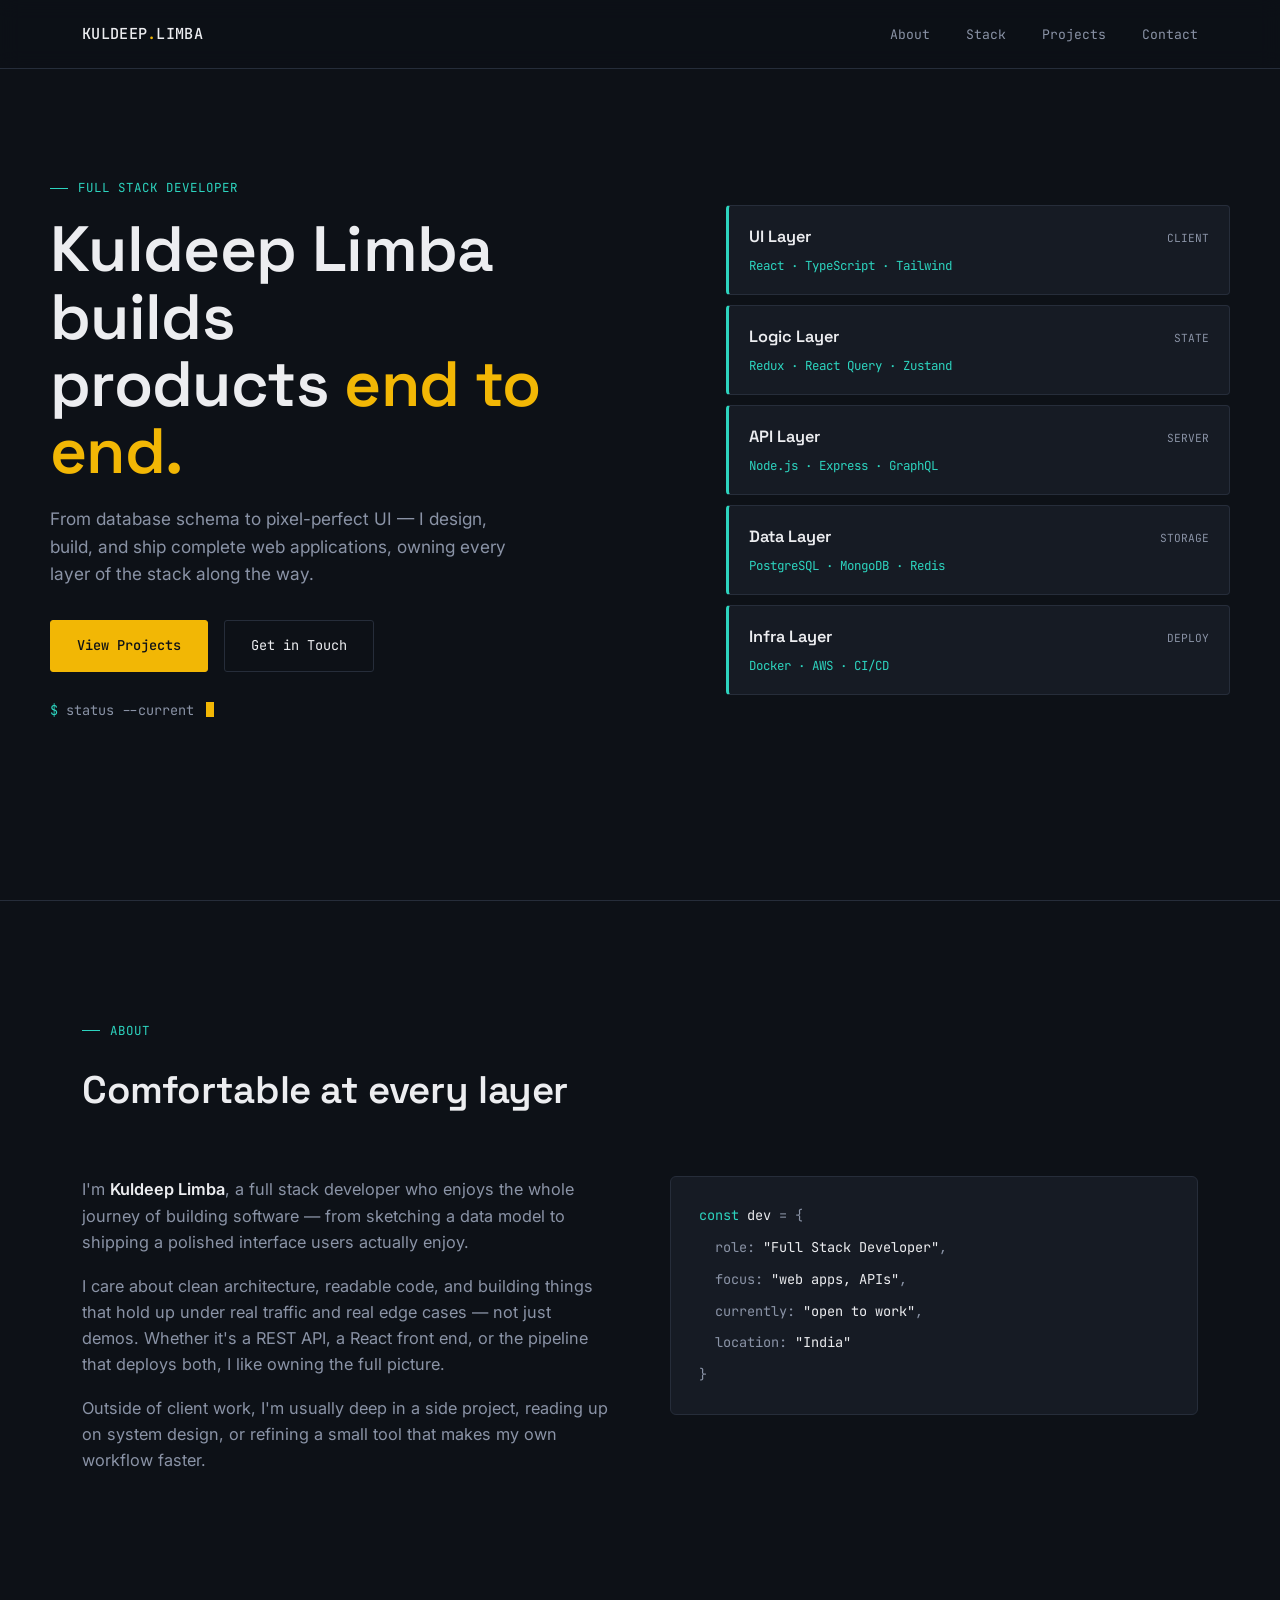
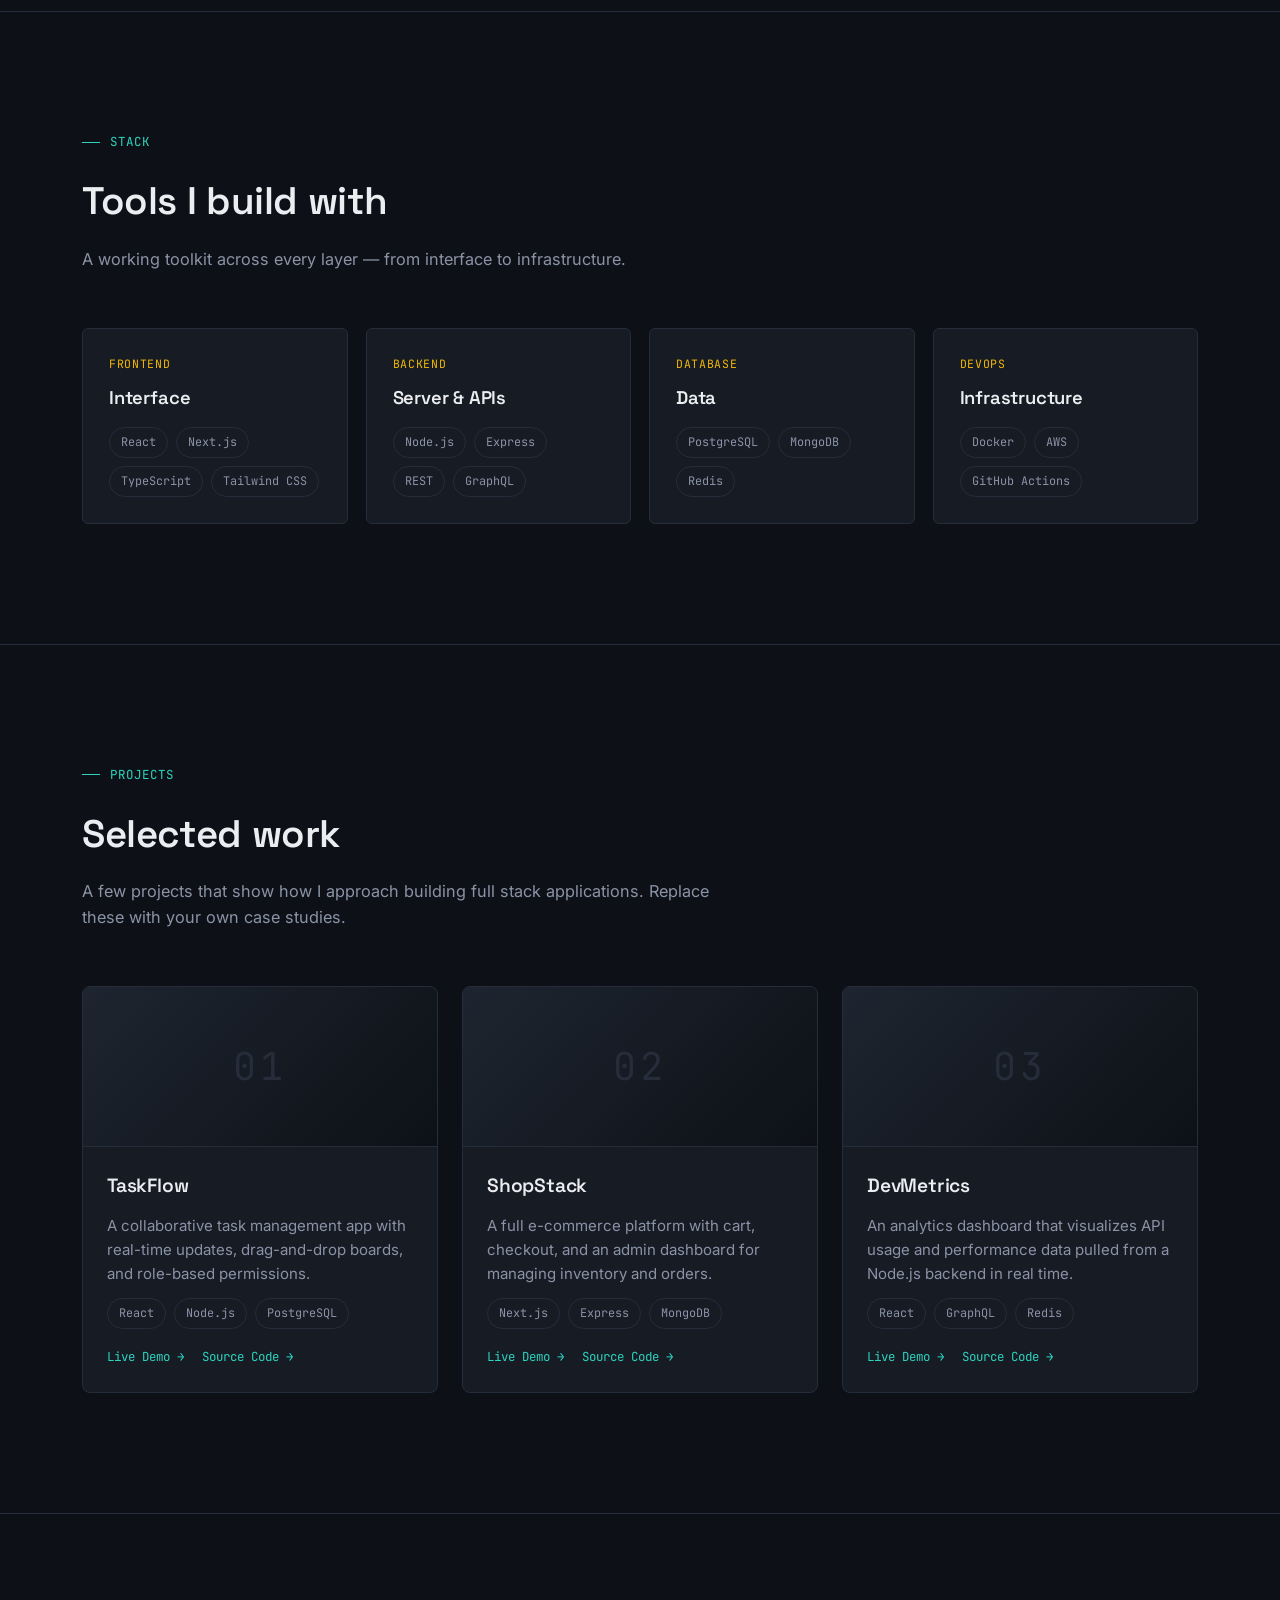
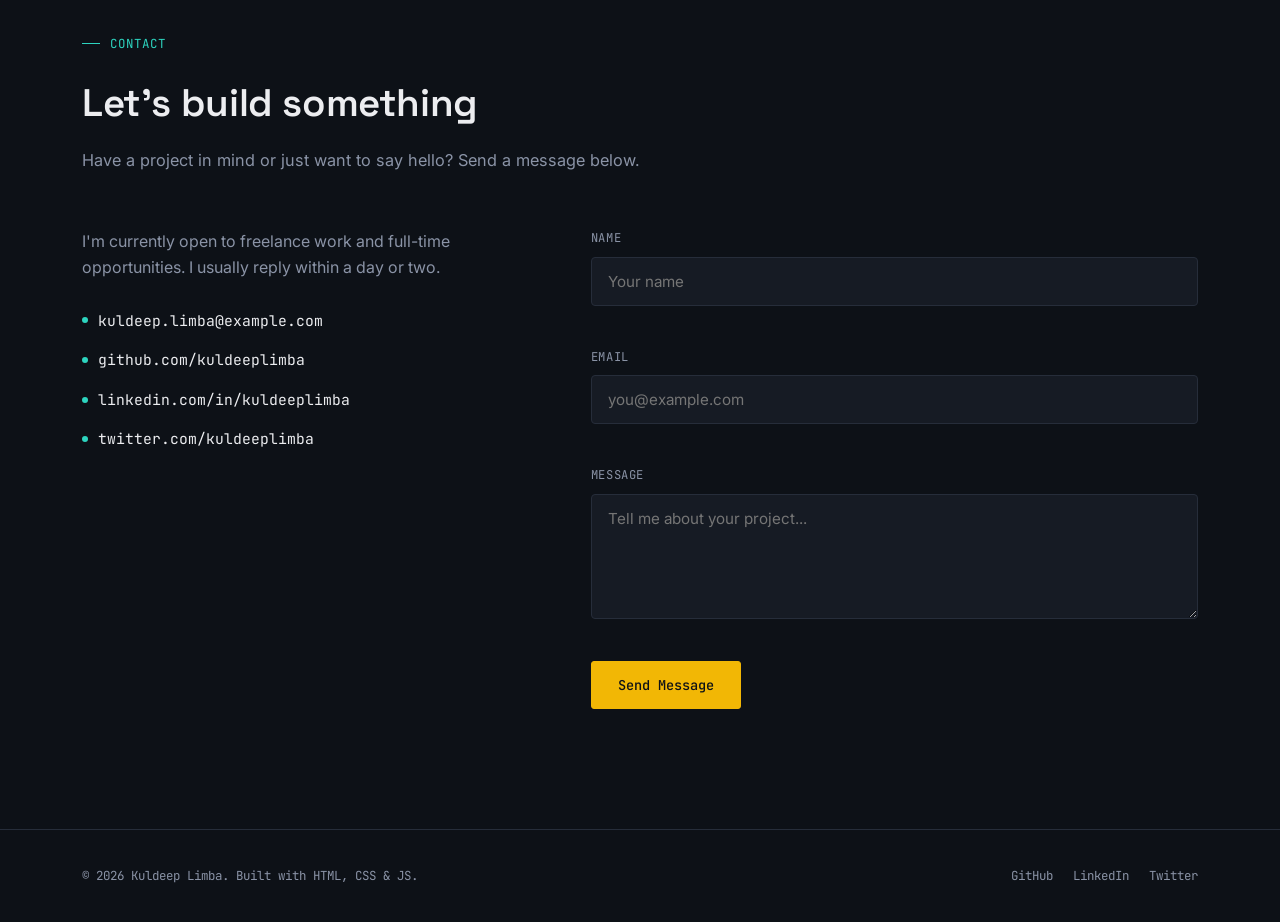
<file: index.html>
<!DOCTYPE html>
<html lang="en">
<head>
<meta charset="UTF-8">
<meta name="viewport" content="width=device-width, initial-scale=1.0">
<title>Kuldeep Limba — Full Stack Developer</title>
<link rel="preconnect" href="https://fonts.googleapis.com">
<link rel="preconnect" href="https://fonts.gstatic.com" crossorigin>
<link href="https://fonts.googleapis.com/css2?family=Space+Grotesk:wght@400;500;600;700&family=Inter:wght@400;500;600&family=JetBrains+Mono:wght@400;500&display=swap" rel="stylesheet">
<style>
  :root{
    --ink: #0D1117;
    --surface: #161B24;
    --surface-2: #1E2530;
    --text: #ECEDF0;
    --muted: #8A93A6;
    --amber: #F2B705;
    --teal: #2DD4BF;
    --line: #262D3A;

    --font-display: 'Space Grotesk', sans-serif;
    --font-body: 'Inter', sans-serif;
    --font-mono: 'JetBrains Mono', monospace;

    --maxw: 1180px;
  }

  *{ box-sizing: border-box; margin:0; padding:0; }

  html{ scroll-behavior: smooth; }

  body{
    background: var(--ink);
    color: var(--text);
    font-family: var(--font-body);
    line-height: 1.6;
    overflow-x: hidden;
  }

  ::selection{ background: var(--amber); color: var(--ink); }

  a{ color: inherit; text-decoration: none; }

  img, svg { display:block; max-width:100%; }

  .wrap{
    max-width: var(--maxw);
    margin: 0 auto;
    padding: 0 32px;
  }

  h1,h2,h3{ font-family: var(--font-display); font-weight: 600; letter-spacing: -0.01em; }

  .eyebrow{
    font-family: var(--font-mono);
    font-size: 0.78rem;
    color: var(--teal);
    letter-spacing: 0.08em;
    text-transform: uppercase;
    display: flex;
    align-items: center;
    gap: 10px;
    margin-bottom: 18px;
  }
  .eyebrow::before{
    content: "";
    width: 18px; height: 1px;
    background: var(--teal);
    display: inline-block;
  }

  :focus-visible{
    outline: 2px solid var(--amber);
    outline-offset: 3px;
  }

  /* ---------- NAV ---------- */
  header{
    position: fixed;
    top: 0; left: 0; right: 0;
    z-index: 100;
    background: rgba(13,17,23,0.82);
    backdrop-filter: blur(10px);
    border-bottom: 1px solid var(--line);
  }
  nav.wrap{
    display: flex;
    align-items: center;
    justify-content: space-between;
    height: 68px;
  }
  .logo{
    font-family: var(--font-mono);
    font-size: 0.95rem;
    font-weight: 500;
    letter-spacing: 0.02em;
  }
  .logo span{ color: var(--amber); }
  .nav-links{
    display: flex;
    gap: 36px;
    font-family: var(--font-mono);
    font-size: 0.82rem;
    color: var(--muted);
  }
  .nav-links a{ transition: color .2s ease; position: relative; }
  .nav-links a:hover{ color: var(--text); }
  .nav-toggle{ display:none; background:none; border:none; color: var(--text); font-size: 1.4rem; cursor:pointer; }

  @media (max-width: 720px){
    .nav-links{
      position: fixed;
      top: 68px; left: 0; right: 0;
      background: var(--surface);
      border-bottom: 1px solid var(--line);
      flex-direction: column;
      gap: 0;
      max-height: 0;
      overflow: hidden;
      transition: max-height .3s ease;
    }
    .nav-links.open{ max-height: 260px; }
    .nav-links a{ padding: 16px 32px; border-bottom: 1px solid var(--line); }
    .nav-toggle{ display:block; }
  }

  /* ---------- HERO ---------- */
  .hero{
    min-height: 100vh;
    display: flex;
    align-items: center;
    padding-top: 68px;
    position: relative;
  }
  .hero-grid{
    display: grid;
    grid-template-columns: 1.1fr 0.9fr;
    gap: 60px;
    align-items: center;
    width: 100%;
    padding: 80px 0;
  }
  .hero h1{
    font-size: clamp(2.4rem, 5vw, 4.2rem);
    line-height: 1.05;
    margin-bottom: 20px;
  }
  .hero h1 .accent{ color: var(--amber); }
  .hero p.lede{
    color: var(--muted);
    font-size: 1.08rem;
    max-width: 480px;
    margin-bottom: 32px;
  }
  .hero-cta{ display:flex; gap: 16px; flex-wrap: wrap; }

  .btn{
    font-family: var(--font-mono);
    font-size: 0.85rem;
    padding: 14px 26px;
    border-radius: 3px;
    border: 1px solid var(--line);
    cursor: pointer;
    transition: all .2s ease;
    display: inline-flex;
    align-items: center;
    gap: 8px;
  }
  .btn-primary{ background: var(--amber); color: var(--ink); border-color: var(--amber); font-weight: 500; }
  .btn-primary:hover{ background: #ffc933; }
  .btn-ghost{ color: var(--text); }
  .btn-ghost:hover{ border-color: var(--teal); color: var(--teal); }

  .terminal-line{
    font-family: var(--font-mono);
    font-size: 0.85rem;
    color: var(--muted);
    margin-top: 28px;
  }
  .terminal-line .prompt{ color: var(--teal); }
  .cursor{
    display:inline-block; width: 8px; height: 15px;
    background: var(--amber);
    margin-left: 4px;
    animation: blink 1s step-end infinite;
    vertical-align: -2px;
  }
  @keyframes blink{ 50%{ opacity:0; } }

  /* ---------- STACK VISUAL (signature element) ---------- */
  .stack-visual{
    display: flex;
    flex-direction: column;
    gap: 10px;
  }
  .stack-layer{
    background: var(--surface);
    border: 1px solid var(--line);
    border-left: 3px solid var(--teal);
    padding: 18px 20px;
    border-radius: 4px;
    opacity: 0;
    transform: translateX(24px);
    animation: layerIn .6s ease forwards;
    cursor: default;
    transition: border-color .25s ease, background .25s ease, transform .25s ease;
  }
  .stack-layer:hover{
    border-left-color: var(--amber);
    background: var(--surface-2);
    transform: translateX(-4px);
  }
  .stack-layer:nth-child(1){ animation-delay: .15s; }
  .stack-layer:nth-child(2){ animation-delay: .3s; }
  .stack-layer:nth-child(3){ animation-delay: .45s; }
  .stack-layer:nth-child(4){ animation-delay: .6s; }
  .stack-layer:nth-child(5){ animation-delay: .75s; }
  @keyframes layerIn{ to{ opacity:1; transform: translateX(0); } }

  .stack-layer .row{ display:flex; justify-content: space-between; align-items:baseline; }
  .stack-layer .name{ font-family: var(--font-display); font-size: 1.02rem; font-weight: 600; }
  .stack-layer .tag{ font-family: var(--font-mono); font-size: 0.7rem; color: var(--muted); }
  .stack-layer .tech{
    font-family: var(--font-mono);
    font-size: 0.78rem;
    color: var(--teal);
    margin-top: 6px;
  }

  @media (prefers-reduced-motion: reduce){
    .stack-layer{ animation: none; opacity:1; transform:none; }
    .cursor{ animation: none; }
  }

  @media (max-width: 900px){
    .hero-grid{ grid-template-columns: 1fr; padding: 60px 0 40px; }
  }

  /* ---------- SECTION SHELL ---------- */
  section{ padding: 120px 0; border-top: 1px solid var(--line); }
  .section-head{ margin-bottom: 56px; max-width: 640px; }
  .section-head h2{ font-size: clamp(1.8rem, 3vw, 2.6rem); }
  .section-head p{ color: var(--muted); margin-top: 14px; font-size: 1.02rem; }

  /* ---------- ABOUT ---------- */
  .about-content{
    display: grid;
    grid-template-columns: 1fr 1fr;
    gap: 60px;
  }
  .about-content p{ color: var(--muted); margin-bottom: 18px; font-size: 1.02rem; }
  .about-content strong{ color: var(--text); font-weight: 600; }
  .now-block{
    background: var(--surface);
    border: 1px solid var(--line);
    border-radius: 6px;
    padding: 28px;
    font-family: var(--font-mono);
    font-size: 0.85rem;
    align-self: start;
  }
  .now-block .k{ color: var(--teal); }
  .now-block .l{ margin-bottom: 10px; color: var(--muted); }
  .now-block .l:last-child{ margin-bottom: 0; }
  .now-block .l .v{ color: var(--text); }

  @media (max-width: 780px){ .about-content{ grid-template-columns: 1fr; } }

  /* ---------- STACK / SKILLS SECTION ---------- */
  .stack-detail{
    display: grid;
    grid-template-columns: repeat(auto-fit, minmax(230px, 1fr));
    gap: 18px;
  }
  .stack-card{
    background: var(--surface);
    border: 1px solid var(--line);
    border-radius: 6px;
    padding: 26px;
    transition: border-color .2s ease, transform .2s ease;
  }
  .stack-card:hover{ border-color: var(--amber); transform: translateY(-3px); }
  .stack-card .icon-label{
    font-family: var(--font-mono);
    font-size: 0.72rem;
    color: var(--amber);
    letter-spacing: 0.06em;
    margin-bottom: 10px;
    text-transform: uppercase;
  }
  .stack-card h3{ font-size: 1.15rem; margin-bottom: 14px; }
  .pill-row{ display: flex; flex-wrap: wrap; gap: 8px; }
  .pill{
    font-family: var(--font-mono);
    font-size: 0.74rem;
    padding: 5px 11px;
    border: 1px solid var(--line);
    border-radius: 20px;
    color: var(--muted);
  }

  /* ---------- PROJECTS ---------- */
  .projects-grid{
    display: grid;
    grid-template-columns: repeat(auto-fit, minmax(320px, 1fr));
    gap: 24px;
  }
  .project-card{
    background: var(--surface);
    border: 1px solid var(--line);
    border-radius: 8px;
    overflow: hidden;
    display: flex;
    flex-direction: column;
    transition: transform .25s ease, border-color .25s ease;
  }
  .project-card:hover{ transform: translateY(-4px); border-color: var(--teal); }
  .project-thumb{
    height: 160px;
    background: linear-gradient(135deg, var(--surface-2), var(--ink));
    position: relative;
    display: flex;
    align-items: center;
    justify-content: center;
    font-family: var(--font-mono);
    color: var(--line);
    font-size: 2.4rem;
    letter-spacing: 0.1em;
    border-bottom: 1px solid var(--line);
  }
  .project-body{ padding: 24px; display:flex; flex-direction: column; gap: 12px; flex:1; }
  .project-body h3{ font-size: 1.2rem; }
  .project-body p{ color: var(--muted); font-size: 0.94rem; flex: 1; }
  .project-links{ display:flex; gap: 18px; font-family: var(--font-mono); font-size: 0.78rem; margin-top: 6px; }
  .project-links a{ color: var(--teal); border-bottom: 1px solid transparent; transition: border-color .2s ease; }
  .project-links a:hover{ border-color: var(--teal); }

  /* ---------- CONTACT ---------- */
  .contact-grid{
    display: grid;
    grid-template-columns: 0.85fr 1.15fr;
    gap: 60px;
  }
  .contact-info p{ color: var(--muted); margin-bottom: 28px; }
  .contact-list{ display:flex; flex-direction: column; gap: 16px; }
  .contact-list a{
    font-family: var(--font-mono);
    font-size: 0.92rem;
    display: flex;
    align-items: center;
    gap: 10px;
    color: var(--text);
    transition: color .2s ease;
    width: fit-content;
  }
  .contact-list a:hover{ color: var(--amber); }
  .contact-list .dot{ width: 6px; height: 6px; border-radius: 50%; background: var(--teal); }

  form{ display: flex; flex-direction: column; gap: 20px; }
  .field{ display: flex; flex-direction: column; gap: 8px; }
  .field label{
    font-family: var(--font-mono);
    font-size: 0.76rem;
    color: var(--muted);
    text-transform: uppercase;
    letter-spacing: 0.05em;
  }
  .field input, .field textarea{
    background: var(--surface);
    border: 1px solid var(--line);
    border-radius: 4px;
    padding: 14px 16px;
    color: var(--text);
    font-family: var(--font-body);
    font-size: 0.95rem;
    resize: vertical;
    transition: border-color .2s ease;
  }
  .field input:focus, .field textarea:focus{ border-color: var(--teal); outline: none; }
  .field .err{ font-family: var(--font-mono); font-size: 0.72rem; color: #FF6B6B; min-height: 14px; }
  form .btn-primary{ align-self: flex-start; }

  .form-success{
    display: none;
    background: var(--surface);
    border: 1px solid var(--teal);
    border-radius: 6px;
    padding: 24px;
    font-family: var(--font-mono);
    font-size: 0.88rem;
  }
  .form-success .k{ color: var(--teal); }

  @media (max-width: 780px){ .contact-grid{ grid-template-columns: 1fr; } }

  /* ---------- FOOTER ---------- */
  footer{
    border-top: 1px solid var(--line);
    padding: 36px 0;
  }
  footer .wrap{
    display: flex;
    justify-content: space-between;
    align-items: center;
    flex-wrap: wrap;
    gap: 12px;
    font-family: var(--font-mono);
    font-size: 0.78rem;
    color: var(--muted);
  }
  footer .socials{ display: flex; gap: 20px; }
  footer .socials a:hover{ color: var(--amber); }

  @media (max-width: 500px){
    .wrap{ padding: 0 20px; }
    section{ padding: 80px 0; }
  }
</style>
</head>
<body>

<header>
  <nav class="wrap">
    <div class="logo">KULDEEP<span>.</span>LIMBA</div>
    <button class="nav-toggle" id="navToggle" aria-label="Toggle menu" aria-expanded="false">☰</button>
    <div class="nav-links" id="navLinks">
      <a href="#about">About</a>
      <a href="#stack">Stack</a>
      <a href="#projects">Projects</a>
      <a href="#contact">Contact</a>
    </div>
  </nav>
</header>

<main>

  <!-- HERO -->
  <section class="hero" style="border-top:none; padding:0;">
    <div class="wrap hero-grid">
      <div>
        <div class="eyebrow">Full Stack Developer</div>
        <h1>Kuldeep Limba builds<br>products <span class="accent">end to end.</span></h1>
        <p class="lede">From database schema to pixel-perfect UI — I design, build, and ship complete web applications, owning every layer of the stack along the way.</p>
        <div class="hero-cta">
          <a href="#projects" class="btn btn-primary">View Projects</a>
          <a href="#contact" class="btn btn-ghost">Get in Touch</a>
        </div>
        <div class="terminal-line"><span class="prompt">$</span> status --current <span class="cursor"></span></div>
      </div>

      <div class="stack-visual" aria-label="Technology stack layers">
        <div class="stack-layer">
          <div class="row"><span class="name">UI Layer</span><span class="tag">CLIENT</span></div>
          <div class="tech">React · TypeScript · Tailwind</div>
        </div>
        <div class="stack-layer">
          <div class="row"><span class="name">Logic Layer</span><span class="tag">STATE</span></div>
          <div class="tech">Redux · React Query · Zustand</div>
        </div>
        <div class="stack-layer">
          <div class="row"><span class="name">API Layer</span><span class="tag">SERVER</span></div>
          <div class="tech">Node.js · Express · GraphQL</div>
        </div>
        <div class="stack-layer">
          <div class="row"><span class="name">Data Layer</span><span class="tag">STORAGE</span></div>
          <div class="tech">PostgreSQL · MongoDB · Redis</div>
        </div>
        <div class="stack-layer">
          <div class="row"><span class="name">Infra Layer</span><span class="tag">DEPLOY</span></div>
          <div class="tech">Docker · AWS · CI/CD</div>
        </div>
      </div>
    </div>
  </section>

  <!-- ABOUT -->
  <section id="about">
    <div class="wrap">
      <div class="section-head">
        <div class="eyebrow">About</div>
        <h2>Comfortable at every layer</h2>
      </div>
      <div class="about-content">
        <div>
          <p>I'm <strong>Kuldeep Limba</strong>, a full stack developer who enjoys the whole journey of building software — from sketching a data model to shipping a polished interface users actually enjoy.</p>
          <p>I care about clean architecture, readable code, and building things that hold up under real traffic and real edge cases — not just demos. Whether it's a REST API, a React front end, or the pipeline that deploys both, I like owning the full picture.</p>
          <p>Outside of client work, I'm usually deep in a side project, reading up on system design, or refining a small tool that makes my own workflow faster.</p>
        </div>
        <div class="now-block">
          <div class="l"><span class="k">const</span> <span class="v">dev</span> = {</div>
          <div class="l" style="padding-left:16px">role: <span class="v">"Full Stack Developer"</span>,</div>
          <div class="l" style="padding-left:16px">focus: <span class="v">"web apps, APIs"</span>,</div>
          <div class="l" style="padding-left:16px">currently: <span class="v">"open to work"</span>,</div>
          <div class="l" style="padding-left:16px">location: <span class="v">"India"</span></div>
          <div class="l">}</div>
        </div>
      </div>
    </div>
  </section>

  <!-- STACK / SKILLS -->
  <section id="stack">
    <div class="wrap">
      <div class="section-head">
        <div class="eyebrow">Stack</div>
        <h2>Tools I build with</h2>
        <p>A working toolkit across every layer — from interface to infrastructure.</p>
      </div>
      <div class="stack-detail">
        <div class="stack-card">
          <div class="icon-label">Frontend</div>
          <h3>Interface</h3>
          <div class="pill-row">
            <span class="pill">React</span><span class="pill">Next.js</span><span class="pill">TypeScript</span><span class="pill">Tailwind CSS</span>
          </div>
        </div>
        <div class="stack-card">
          <div class="icon-label">Backend</div>
          <h3>Server & APIs</h3>
          <div class="pill-row">
            <span class="pill">Node.js</span><span class="pill">Express</span><span class="pill">REST</span><span class="pill">GraphQL</span>
          </div>
        </div>
        <div class="stack-card">
          <div class="icon-label">Database</div>
          <h3>Data</h3>
          <div class="pill-row">
            <span class="pill">PostgreSQL</span><span class="pill">MongoDB</span><span class="pill">Redis</span>
          </div>
        </div>
        <div class="stack-card">
          <div class="icon-label">DevOps</div>
          <h3>Infrastructure</h3>
          <div class="pill-row">
            <span class="pill">Docker</span><span class="pill">AWS</span><span class="pill">GitHub Actions</span>
          </div>
        </div>
      </div>
    </div>
  </section>

  <!-- PROJECTS -->
  <section id="projects">
    <div class="wrap">
      <div class="section-head">
        <div class="eyebrow">Projects</div>
        <h2>Selected work</h2>
        <p>A few projects that show how I approach building full stack applications. Replace these with your own case studies.</p>
      </div>
      <div class="projects-grid">

        <div class="project-card">
          <div class="project-thumb">01</div>
          <div class="project-body">
            <h3>TaskFlow</h3>
            <p>A collaborative task management app with real-time updates, drag-and-drop boards, and role-based permissions.</p>
            <div class="pill-row">
              <span class="pill">React</span><span class="pill">Node.js</span><span class="pill">PostgreSQL</span>
            </div>
            <div class="project-links">
              <a href="#">Live Demo →</a>
              <a href="#">Source Code →</a>
            </div>
          </div>
        </div>

        <div class="project-card">
          <div class="project-thumb">02</div>
          <div class="project-body">
            <h3>ShopStack</h3>
            <p>A full e-commerce platform with cart, checkout, and an admin dashboard for managing inventory and orders.</p>
            <div class="pill-row">
              <span class="pill">Next.js</span><span class="pill">Express</span><span class="pill">MongoDB</span>
            </div>
            <div class="project-links">
              <a href="#">Live Demo →</a>
              <a href="#">Source Code →</a>
            </div>
          </div>
        </div>

        <div class="project-card">
          <div class="project-thumb">03</div>
          <div class="project-body">
            <h3>DevMetrics</h3>
            <p>An analytics dashboard that visualizes API usage and performance data pulled from a Node.js backend in real time.</p>
            <div class="pill-row">
              <span class="pill">React</span><span class="pill">GraphQL</span><span class="pill">Redis</span>
            </div>
            <div class="project-links">
              <a href="#">Live Demo →</a>
              <a href="#">Source Code →</a>
            </div>
          </div>
        </div>

      </div>
    </div>
  </section>

  <!-- CONTACT -->
  <section id="contact">
    <div class="wrap">
      <div class="section-head">
        <div class="eyebrow">Contact</div>
        <h2>Let's build something</h2>
        <p>Have a project in mind or just want to say hello? Send a message below.</p>
      </div>

      <div class="contact-grid">
        <div class="contact-info">
          <p>I'm currently open to freelance work and full-time opportunities. I usually reply within a day or two.</p>
          <div class="contact-list">
            <a href="mailto:kuldeep.limba@example.com"><span class="dot"></span>kuldeep.limba@example.com</a>
            <a href="#"><span class="dot"></span>github.com/kuldeeplimba</a>
            <a href="#"><span class="dot"></span>linkedin.com/in/kuldeeplimba</a>
            <a href="#"><span class="dot"></span>twitter.com/kuldeeplimba</a>
          </div>
        </div>

        <div>
          <form id="contactForm" novalidate>
            <div class="field">
              <label for="name">Name</label>
              <input type="text" id="name" name="name" placeholder="Your name">
              <div class="err" id="nameErr"></div>
            </div>
            <div class="field">
              <label for="email">Email</label>
              <input type="email" id="email" name="email" placeholder="you@example.com">
              <div class="err" id="emailErr"></div>
            </div>
            <div class="field">
              <label for="message">Message</label>
              <textarea id="message" name="message" rows="5" placeholder="Tell me about your project..."></textarea>
              <div class="err" id="messageErr"></div>
            </div>
            <button type="submit" class="btn btn-primary">Send Message</button>
          </form>

          <div class="form-success" id="formSuccess">
            <span class="k">✓ message queued.</span> Thanks for reaching out — I'll get back to you shortly.
          </div>
        </div>
      </div>
    </div>
  </section>

</main>

<footer>
  <div class="wrap">
    <div>© <span id="year"></span> Kuldeep Limba. Built with HTML, CSS & JS.</div>
    <div class="socials">
      <a href="#">GitHub</a>
      <a href="#">LinkedIn</a>
      <a href="#">Twitter</a>
    </div>
  </div>
</footer>

<script>
  document.getElementById('year').textContent = new Date().getFullYear();

  // Mobile nav toggle
  const navToggle = document.getElementById('navToggle');
  const navLinks = document.getElementById('navLinks');
  navToggle.addEventListener('click', () => {
    const isOpen = navLinks.classList.toggle('open');
    navToggle.setAttribute('aria-expanded', isOpen);
  });
  navLinks.querySelectorAll('a').forEach(a => {
    a.addEventListener('click', () => {
      navLinks.classList.remove('open');
      navToggle.setAttribute('aria-expanded', 'false');
    });
  });

  // Contact form validation (front-end only — see note below)
  const form = document.getElementById('contactForm');
  const success = document.getElementById('formSuccess');

  form.addEventListener('submit', function(e){
    e.preventDefault();
    let valid = true;

    const name = document.getElementById('name');
    const email = document.getElementById('email');
    const message = document.getElementById('message');
    const nameErr = document.getElementById('nameErr');
    const emailErr = document.getElementById('emailErr');
    const messageErr = document.getElementById('messageErr');

    nameErr.textContent = '';
    emailErr.textContent = '';
    messageErr.textContent = '';

    if(!name.value.trim()){
      nameErr.textContent = 'Please enter your name.';
      valid = false;
    }
    const emailPattern = /^[^\s@]+@[^\s@]+\.[^\s@]+$/;
    if(!email.value.trim() || !emailPattern.test(email.value.trim())){
      emailErr.textContent = 'Please enter a valid email.';
      valid = false;
    }
    if(!message.value.trim() || message.value.trim().length < 10){
      messageErr.textContent = 'Message should be at least 10 characters.';
      valid = false;
    }

    if(!valid) return;

    // Front-end only simulation — wire this up to a real backend or
    // a service like Formspree / EmailJS to actually receive messages.
    form.style.display = 'none';
    success.style.display = 'block';
  });
</script>

</body>
</html>
</file>
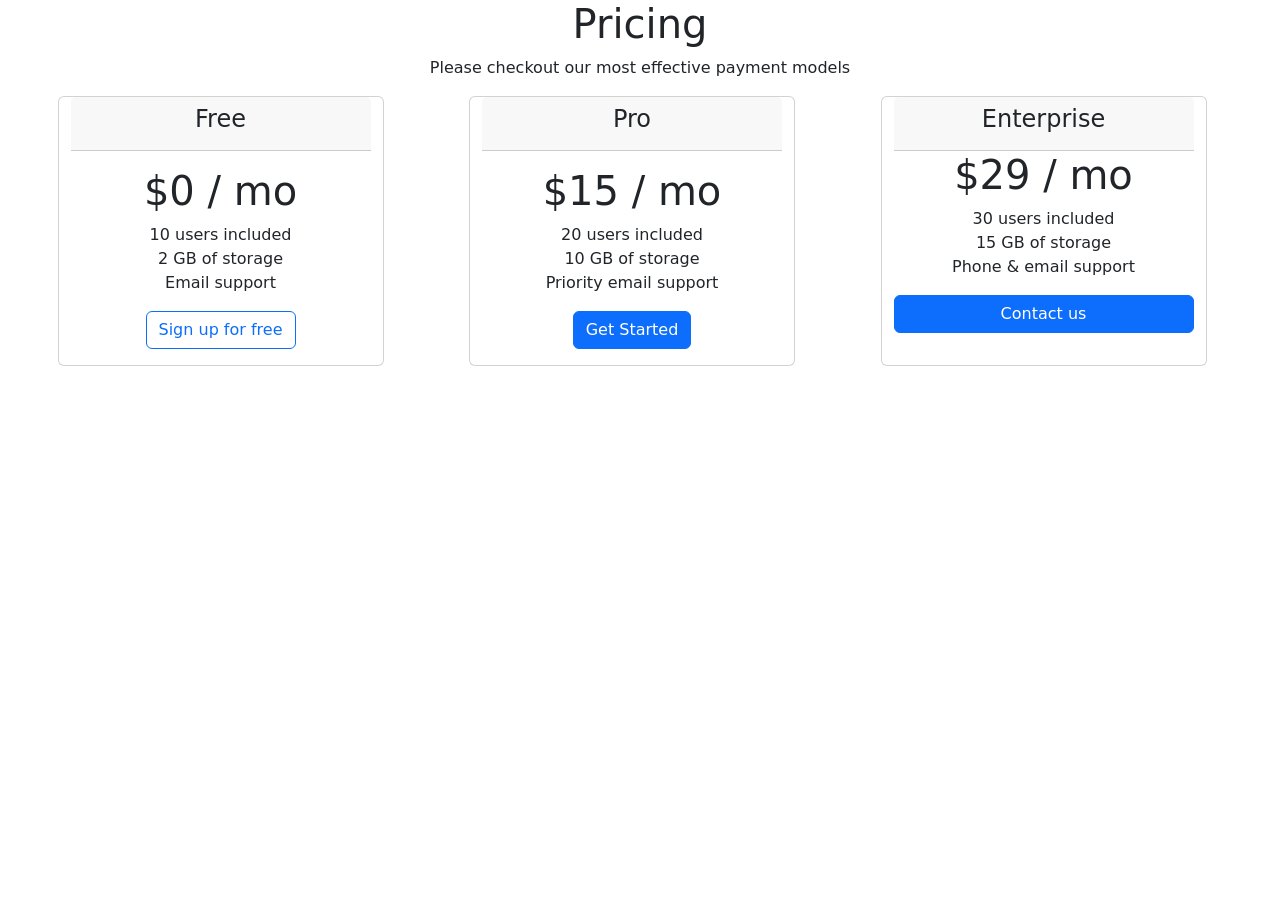
<file: BootStrap Practice/index.html>
<!DOCTYPE html>
<html lang="en">
<head>
    <meta charset="UTF-8">
    <meta name="viewport" content="width=device-width, initial-scale=1.0">
    <link href="https://cdn.jsdelivr.net/npm/bootstrap@5.3.8/dist/css/bootstrap.min.css" rel="stylesheet" integrity="sha384-sRIl4kxILFvY47J16cr9ZwB07vP4J8+LH7qKQnuqkuIAvNWLzeN8tE5YBujZqJLB" crossorigin="anonymous">

    <title>Pricing Page</title>
</head>
<body>
    <h1 class="text-center">Pricing</h1>
    <p class="text-center">Please checkout our most effective payment models</p>
    <div class="row text-center justify-content-evenly">
        <div class="card col-sm-5 col-md-3 mb-3 me-3">
            <div class="card-header">
                <h4>Free</h4>
            </div>
            <div class="card-body">
                <h1 class="card-title">$0 / mo</h1>
                <ul class="list-unstyled">
                    <li>10 users included</li>
                    <li>2 GB of storage</li>
                    <li>Email support</li>
                </ul>
                <button href="#" class="btn btn-outline-primary">Sign up for free</button>
            </div>
        </div>

        <div class="card col-sm-5 col-md-3 mb-3 me-3">
            <div class="card-header">
                <h4>Pro</h4>
            </div>
            <div class="card-body">
                <h1 class="card-title">$15 / mo</h1>
                <ul class="list-unstyled">
                    <li>20 users included</li>
                    <li>10 GB of storage</li>
                    <li>Priority email support</li>
                </ul>
                <button href="#" class="btn btn-primary">Get Started</button>
            </div>
        </div>
           <div class="card col-sm-5 col-md-3 mb-3 me-3">
                <div class="card-header">
                    <h4>Enterprise</h4>
                </div>
                <h1 class="card-title">$29 / mo</h1>
                <ul class="list-unstyled">
                    <li>30 users included</li>
                    <li>15 GB of storage</li>
                    <li>Phone & email support</li>
                </ul>
                <button href="#" class="btn btn-primary">Contact us</button>
            </div>
    </div>
    
    <script src="https://cdn.jsdelivr.net/npm/bootstrap@5.3.8/dist/js/bootstrap.bundle.min.js" integrity="sha384-FKyoEForCGlyvwx9Hj09JcYn3nv7wiPVlz7YYwJrWVcXK/BmnVDxM+D2scQbITxI" crossorigin="anonymous"></script>

</body>
</html>
</file>
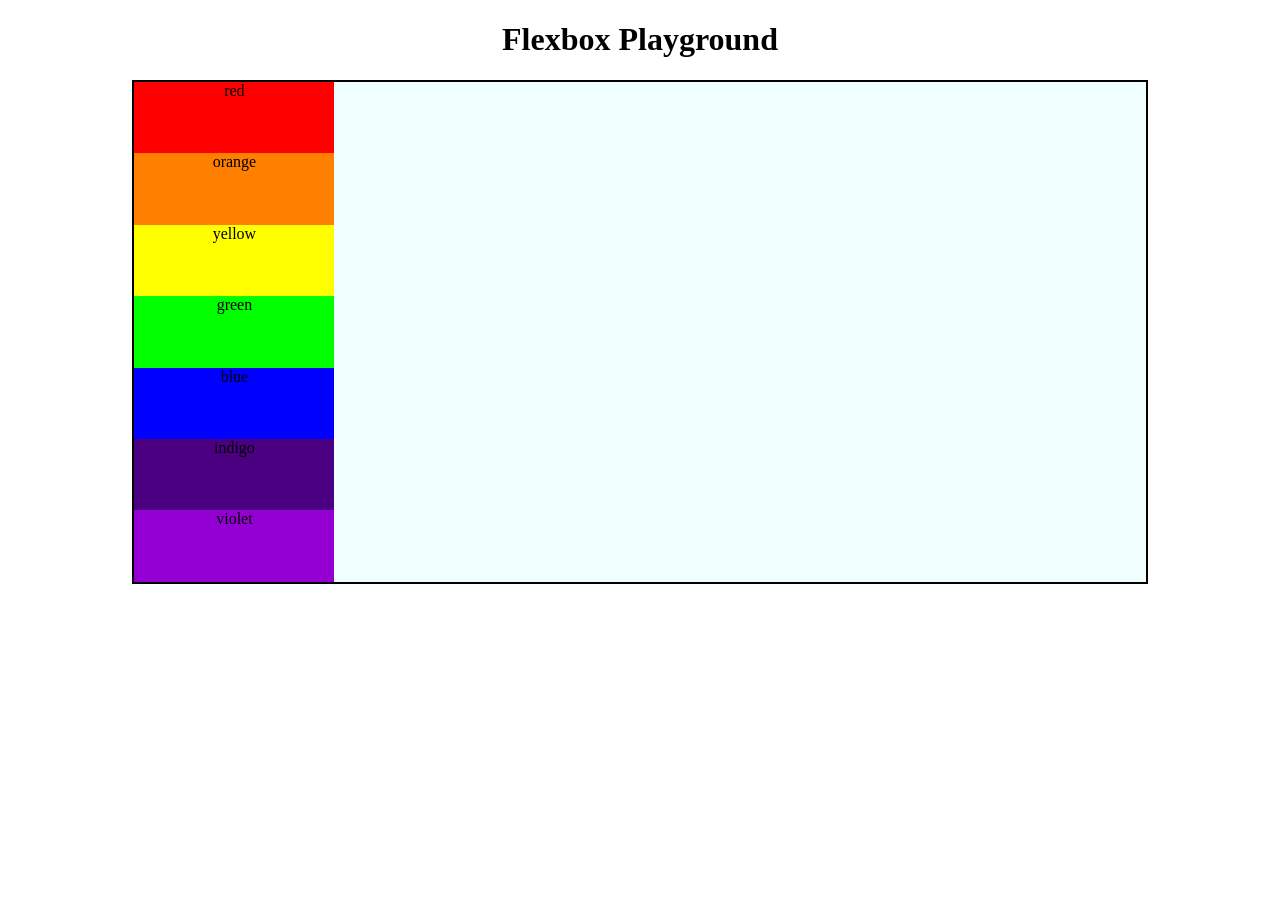
<file: Flexbox Playground/index.html>
<!DOCTYPE html>
<html lang="en">
<head>
    <meta charset="UTF-8">
    <meta name="viewport" content="width=device-width, initial-scale=1.0">
        <link rel="stylesheet" href="style.css">
    <title>Document</title>
</head>
<body>
    <h1>Flexbox Playground</h1>
    <div id="container">
        <div style="background-color: #9400d3;">violet</div>
        <div style="background-color: #4b0082;">indigo</div>
        <div style="background-color: #0000ff;">blue</div>
        <div style="background-color: #00ff00;">green</div>
        <div style="background-color: #ffff00;">yellow</div>
        <div style="background-color: #ff7f00;">orange</div>
        <div style="background-color: #ff0000;">red</div>
    </div>
</body>
</html>
</file>
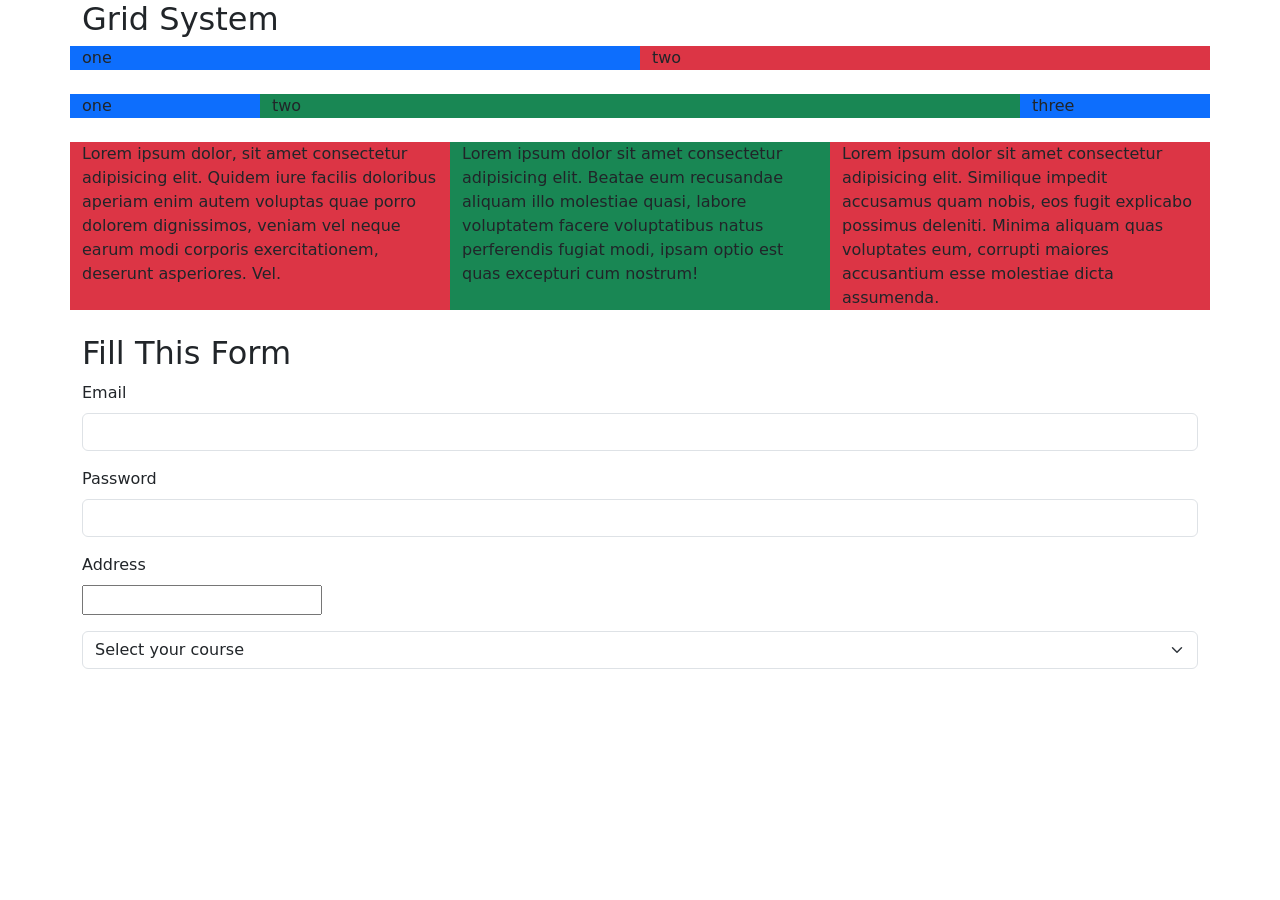
<file: Grid/index.html>
<!DOCTYPE html>
<html lang="en">
<head>
    <meta charset="UTF-8">
    <meta name="viewport" content="width=device-width, initial-scale=1.0">
    <link href="https://cdn.jsdelivr.net/npm/bootstrap@5.3.8/dist/css/bootstrap.min.css" rel="stylesheet" integrity="sha384-sRIl4kxILFvY47J16cr9ZwB07vP4J8+LH7qKQnuqkuIAvNWLzeN8tE5YBujZqJLB" crossorigin="anonymous">

    <title>Document</title>
</head>
<body>
    <div class="container">
        <h2>Grid System</h2>
        <div class="row">
            <div class="col bg-primary">one</div>
            <div class="col bg-danger">two</div>
        </div>
        <br>
        <div class="row">
            <div class="col-md-2 bg-primary">one</div>
            <div class="col-md-8 bg-success">two</div>
            <div class="col-md-2 bg-primary">three</div>
        </div>
        <br>
        <div class="row">
            <div class="col col-md-6 col-xl-4 bg-danger">Lorem ipsum dolor, sit amet consectetur adipisicing elit. Quidem iure facilis doloribus aperiam enim autem voluptas quae porro dolorem dignissimos, veniam vel neque earum modi corporis exercitationem, deserunt asperiores. Vel.</div>
            <div class="col col-md-6 col-xl-4 bg-success">Lorem ipsum dolor sit amet consectetur adipisicing elit. Beatae eum recusandae aliquam illo molestiae quasi, labore voluptatem facere voluptatibus natus perferendis fugiat modi, ipsam optio est quas excepturi cum nostrum!</div>
            <div class="col col-md-6 col-xl-4 bg-danger">Lorem ipsum dolor sit amet consectetur adipisicing elit. Similique impedit accusamus quam nobis, eos fugit explicabo possimus deleniti. Minima aliquam quas voluptates eum, corrupti maiores accusantium esse molestiae dicta assumenda.</div>
        </div>
        <br>
        <h2>Fill This Form</h2>
        <form class="mb-3">
            <div class="mb-3">  
                <label class="form-label" for="email">Email</label>
                <input type="text" class="form-control" id="email">
            </div> 
            <div class="mb-3">
                <label class="form-label" for="password">Password</label>
                <input class="form-control" id="password" type="password">
            </div>
            <div class="mb-3">
                <label class="form-label" for="address">Address</label>
                <input class="form-control-xl" id="address" type="text" style="width: 15rem; display: flex;">
            </div>
            <div class="mb-3">
                <select class="form-select">Course Details
                    <option selected>Select your course</option>
                    <option value="BCA">BCA</option>
                    <option value="BBA">BBA</option>
                    <option value="B.COM">B.COM</option>
                    <option value="BSC">BSC</option>
                    <option value="B.Tech">B.Tech</option>
                </select>

            </div>
        </form>
        
    </div>

    <script src="https://cdn.jsdelivr.net/npm/bootstrap@5.3.8/dist/js/bootstrap.bundle.min.js" integrity="sha384-FKyoEForCGlyvwx9Hj09JcYn3nv7wiPVlz7YYwJrWVcXK/BmnVDxM+D2scQbITxI" crossorigin="anonymous"></script>

</body>
</html>
</file>
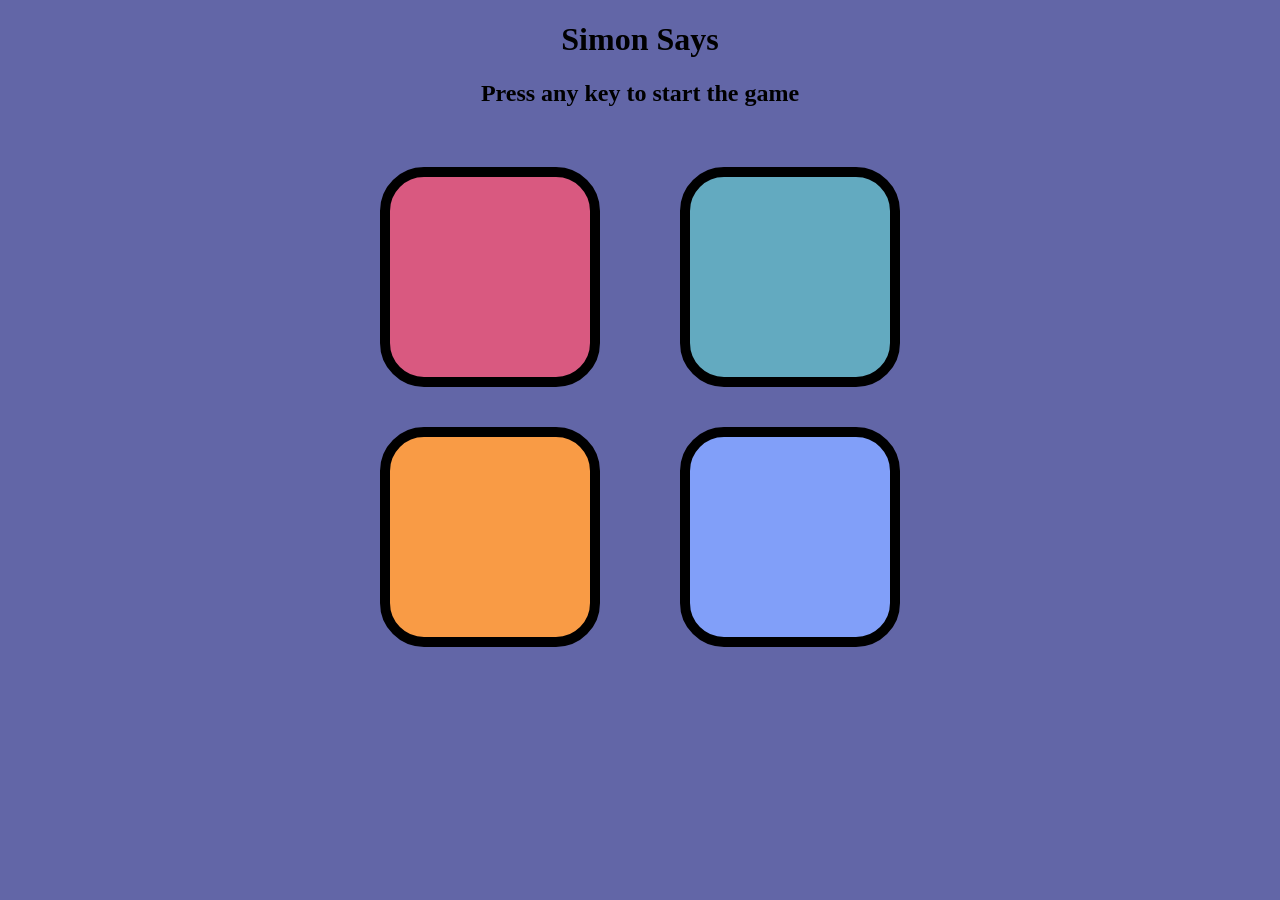
<file: Simon Game/index.html>
<!DOCTYPE html>
<html lang="en">
<head>
    <meta charset="UTF-8">
    <meta name="viewport" content="width=device-width, initial-scale=1.0">
    <link rel="stylesheet" href="style.css">
    <title>Simon Says Game</title>
</head>
<body>

    <h1>Simon Says</h1>
    <h2>Press any key to start the game</h2>

    <div class="btn-container">
        <div class="line-one">
         <div class="btn btn-one" type="button" id="btn-one"></div>
        <div class="btn btn-two" type="button" id="btn-two"></div>  
     </div>
        <div class="line-two">
        <div class="btn btn-three" type="button" id="btn-three"></div>
        <div class="btn btn-four" type="button" id="btn-four"></div></div>
    </div>

    <script src="app.js"></script>
</body> 
</html>
</file>
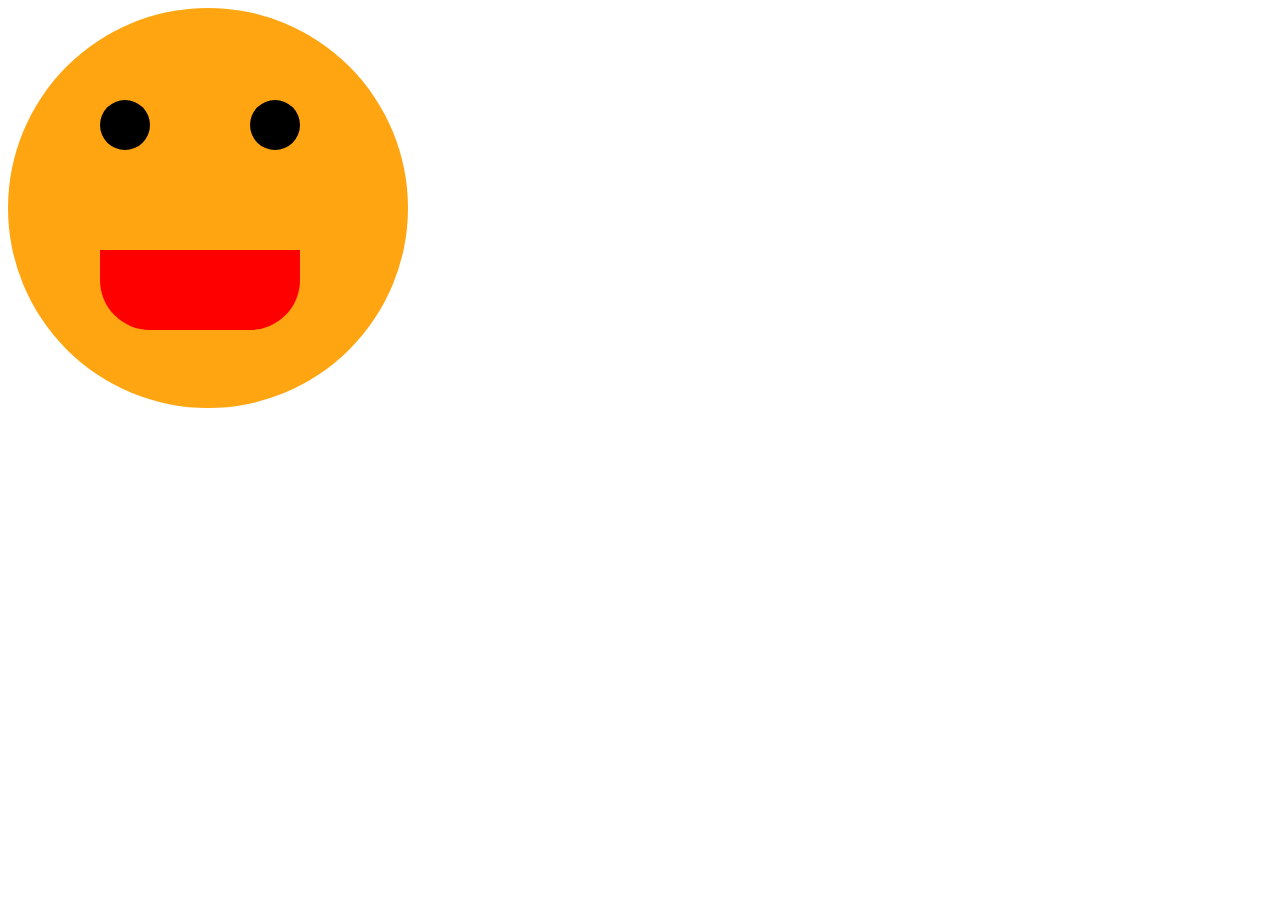
<file: Smiley Face/index.html>
<!DOCTYPE html>
<html lang="en">
  <head>
    <meta charset="UTF-8" />
    <meta http-equiv="X-UA-Compatible" content="IE=edge" />
    <meta name="viewport" content="width=device-width, initial-scale=1.0" />
    <title>CSS</title>
    <link rel="stylesheet" href="style.css" />
  </head>
  <body>
      <div class="face">
          <div class="mouth"></div>
          <div class="eyes">
            <div class="left-eye"></div>
            <div class="right-eye"></div>
          </div>
      </div>
  </body>
</html>
</file>
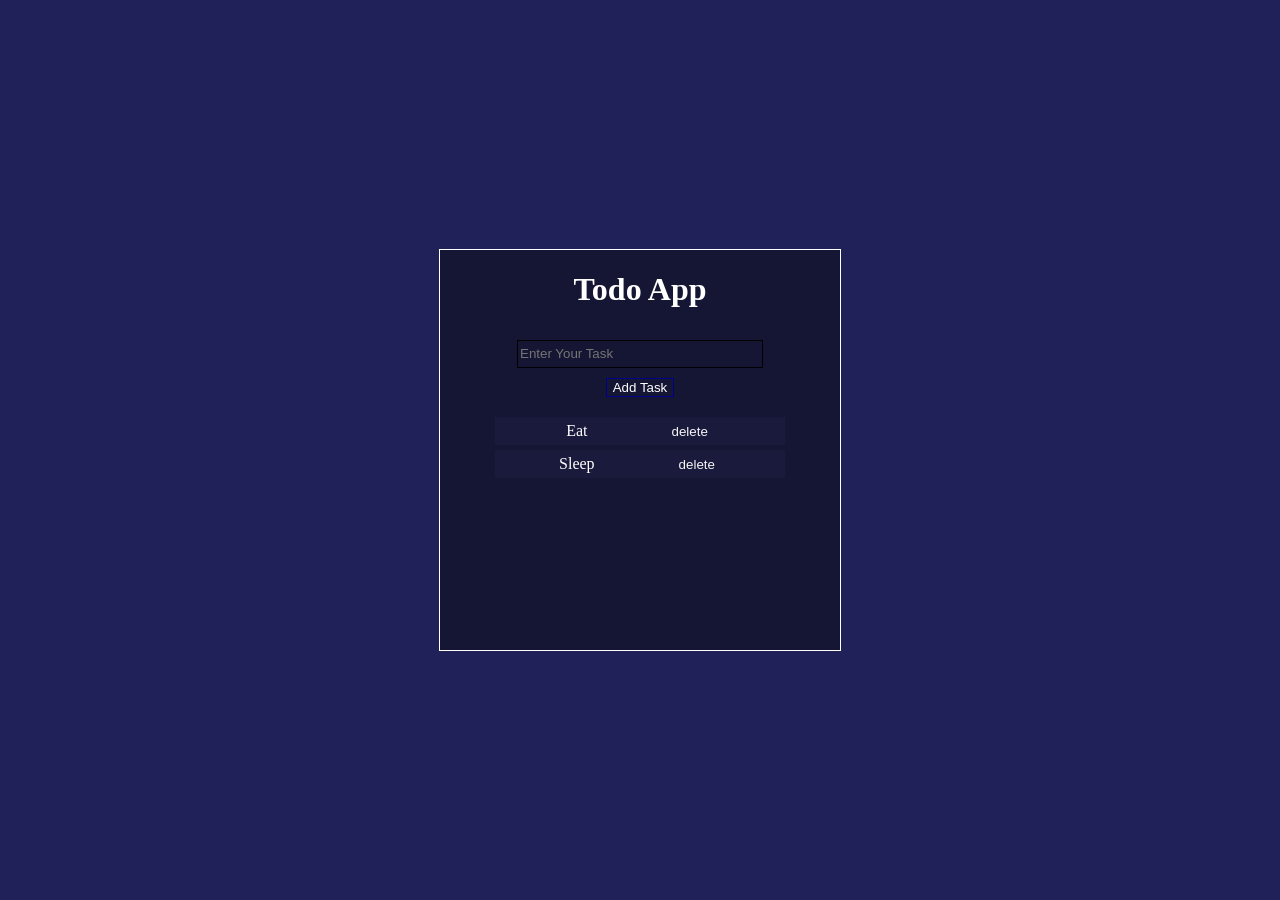
<file: Todo/index.html>
<!DOCTYPE html>
<html lang="en">
<head>
    <meta charset="UTF-8">
    <meta name="viewport" content="width=device-width, initial-scale=1.0">
    <link href="style.css" rel="stylesheet">
    <title>Todo App</title>
</head>
<body>
    <div class="div-one">
    <h1>Todo App</h1>
    <input placeholder="Enter Your Task">
    <br>
    <button>Add Task</button>
    <div class="div2">
    <ul>
      <li>Eat <button class="delete">delete</button></li>
      <li>Sleep <button class="delete">delete</button></li>
    </ul>
    </div>
    </div>
    <script src="app.js"></script>
</body>
</html>
</file>
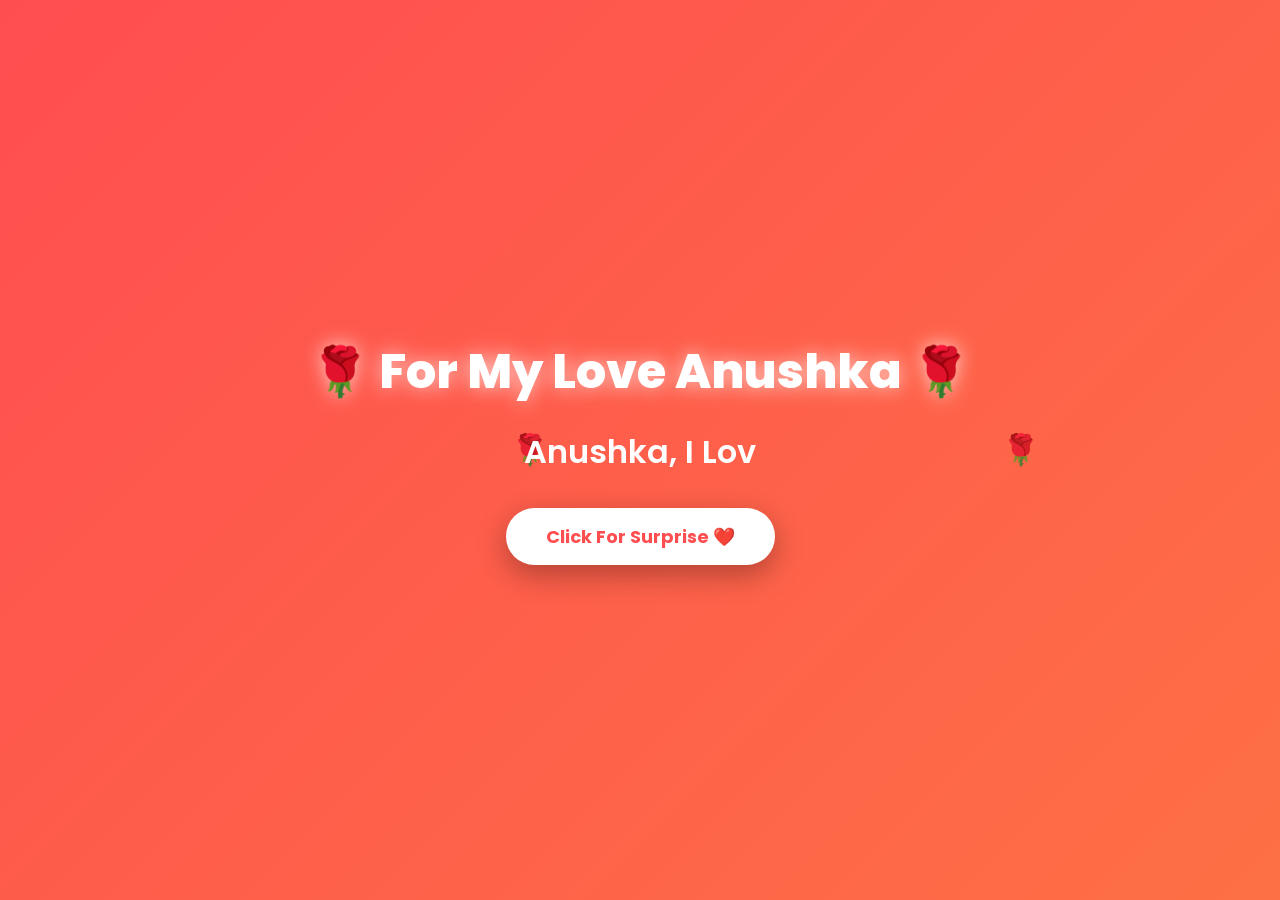
<file: Valentine Surprise/index.html>
<!DOCTYPE html>
<html lang="en">
<head>
<meta charset="UTF-8">
<meta name="viewport" content="width=device-width, initial-scale=1.0">
<title>For Anushka ❤️</title>
<link rel="stylesheet" href="style.css">
<link href="https://fonts.googleapis.com/css2?family=Poppins:wght@300;600;800&display=swap" rel="stylesheet">

</head>

<body>

<div class="container">
    <h1>🌹 For My Love Anushka 🌹</h1>
    <h2 id="typing"></h2>
    <button onclick="showLove()"> Click For Surprise ❤️</button>
</div>

<script src="app.js"></script>
</body>
</html>
</file>
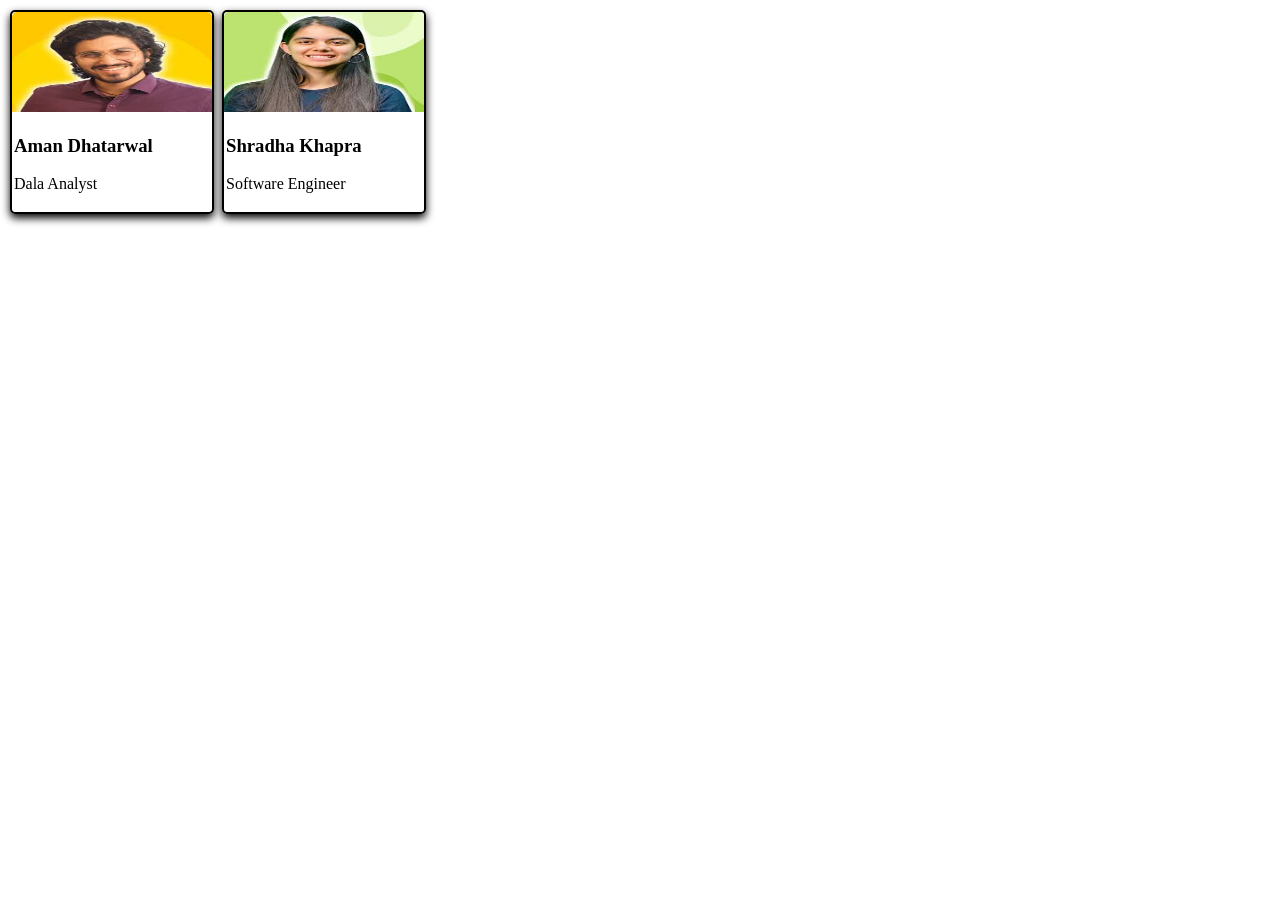
<file: Card Hover/cardhover.html>
<!DOCTYPE html>
<html lang="en">
<head>
    <meta charset="UTF-8">
    <meta http-equiv="X-UA-Compatiable" content="IE-edge"/>
    <meta name="viewport" content="width=device-width, initial-scale=1.0">
    <link rel="stylesheet" href="cardhover.css">
    <title>Document</title>
</head>
<body>
    <div class="card">
        <img src="aman.jpg" alt="man"/>
        <div class="desc">
            <h3>Aman Dhatarwal</h3>
            <p>Dala Analyst</p>
        </div>
    </div>
    <div class="card">
        <img src="shradha.jpg" alt="woman"/>
        <div class="desc">
            <h3>Shradha Khapra</h3>
            <p>Software Engineer</p>
        </div>
    </div>
</body>
</html>
</file>
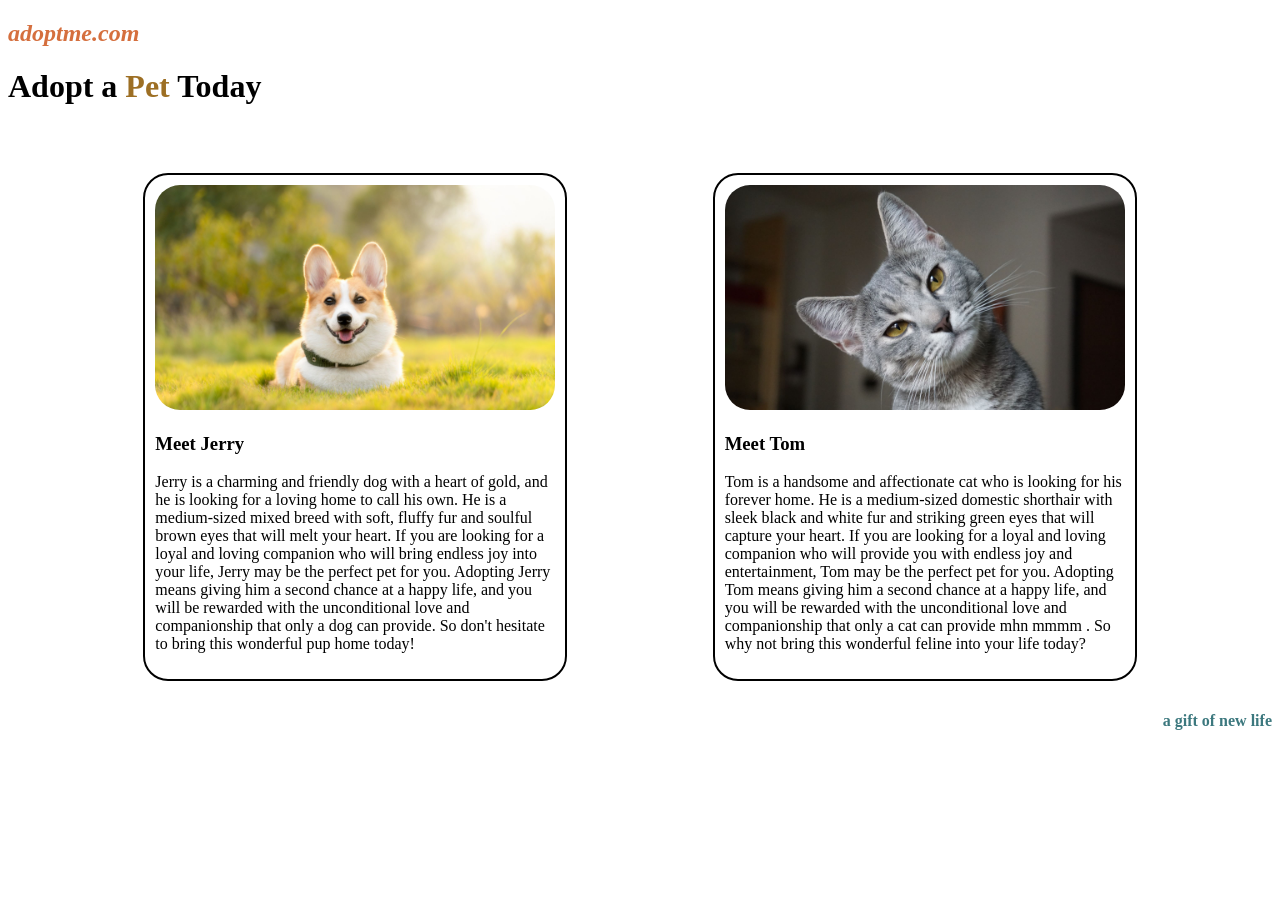
<file: PET ADOPTION/PetAdoption.html>
<!DOCTYPE html>
<html lang="en">
  <head>
    <meta charset="UTF-8" />
    <meta http-equiv="X-UA-Compatible" content="IE=edge" />
    <meta name="viewport" content="width=device-width, initial-scale=1.0" />
    <title>CSS</title>
    <link rel="stylesheet" href="style.css" />
  </head>
  <body>
    <h2><i>adoptme.com</i></h2>
    <h1>Adopt a <span>Pet</span> Today</h1>
    <br /><br />
    <div id="pets">
      <div class="card">
        <img src="dog.jpg" alt="jerry" />
        <h3>Meet Jerry</h3>
        <p>
          Jerry is a charming and friendly dog with a heart of gold, and he is
          looking for a loving home to call his own. He is a medium-sized mixed
          breed with soft, fluffy fur and soulful brown eyes that will melt your
          heart. If you are looking for a loyal and loving companion who will
          bring endless joy into your life, Jerry may be the perfect pet for
          you. Adopting Jerry means giving him a second chance at a happy life,
          and you will be rewarded with the unconditional love and companionship
          that only a dog can provide. So don't hesitate to bring this wonderful
          pup home today!
        </p>
      </div>
      <div class="card">
        <img src="cat.jpg" alt="tom" />
        <h3>Meet Tom</h3>
        <p>
          Tom is a handsome and affectionate cat who is looking for his forever
          home. He is a medium-sized domestic shorthair with sleek black and
          white fur and striking green eyes that will capture your heart. If you
          are looking for a loyal and loving companion who will provide you with
          endless joy and entertainment, Tom may be the perfect pet for you.
          Adopting Tom means giving him a second chance at a happy life, and you
          will be rewarded with the unconditional love and companionship that
          only a cat can provide mhn mmmm . So why not bring this wonderful
          feline into your life today?
        </p>
      </div>
    </div>
    <h4>a gift of new life</h4>
  </body>
</html>
</file>
<file: Flexbox Playground/style.css>
#container{
    height: 500px;
    width: 80%;
    background-color: azure;
    margin: 10px auto;
    border: 2px solid black;
    display: flex;
    flex-direction: column-reverse;
}

h1{
    text-align: center;
}

#container div{
    height: 100px;
    width: 200px;
    text-align: center;
    
}
</file>
<file: Simon Game/style.css>
body{
    text-align: center;
    background-color: rgb(98, 102, 167);
}

.btn{
    height: 200px;
    width: 200px;
    border-radius: 20%;
    border: 10px solid black;
    margin: 2.5rem;
}

.btn-container{
    display: flex;
    justify-content: center;
}

.btn-one{
    background-color: #d95980
}

.btn-two{
    background-color: #f99b45;
}

.btn-three{
    background-color: #63aac0;
}

.btn-four{
    background-color: #819ff9;
}

.flash{
    background-color: white;
}

.userflash{
    background-color: green;
}
</file>
<file: Smiley Face/style.css>
.face{
    width: 400px;
    height: 400px;
    background-color: #ffa511;
    border-radius: 50%;
}

.mouth{
    width: 200px;
    height: 80px;
    background-color: red;
    border-radius: 0 0 50px 50px;
    position: absolute;
    top: 250px;
    left: 100px;
}

.left-eye, .right-eye{
    width: 50px;
    height: 50px;
    border-radius: 50%;
    background-color: black;
    display: inline-block;
    position: absolute;
    left: 100px;
    top: 100px;
}

.right-eye{
    left: 250px;
}
</file>
<file: Todo/style.css>
html, body {
  margin: 0;
  height: 100%;        
}

body{
     display: flex;
    justify-content: center; 
    align-items: center;
    text-align: center;
    background-color: rgb(33, 33, 90);
    place-items: center;
}

.div-one{
    background-color: rgb(21, 21, 52);
    color: white;
    border: 1px solid #fff;
    box-shadow: 12px black;
    width: 400px;
    height: 400px;
    z-index: 500;
}

.div-one button{
    background-color: transparent;
    color: white;
    border: 0.01rem solid darkblue;
}

.div-one:hover{
    box-shadow: 50px white;
}

.div-one input{
    background-color: transparent;
    color: aliceblue;
    margin: 10px;
    height: 1.5rem;
    width: 15rem;
    border: 0.03rem solid black;
}

.div2 ul{
    justify-content: space-between;
    padding: 0px 0px;
    margin: 20px;
}

.div2{
    background-color: transparent;
    justify-content: flex-start;
    margin: 0px 30px;
}

.div2 li{
    background-color: rgb(26, 26, 61);
    list-style: none;
    color: white;
    margin: 5px;
    padding: 5px 5px;
}


.div2 li button{
    padding-left: 5rem;
    background-color: transparent;
    color: whitesmoke;
    border: none;
    align-items: end;
    justify-content: flex-end;
}
</file>
<file: Valentine Surprise/style.css>
*{
    margin:0;
    padding:0;
    box-sizing:border-box;
    font-family:'Poppins', sans-serif;
}

body{
    height:100vh;
    overflow:hidden;
    display:flex;
    justify-content:center;
    align-items:center;
    background: linear-gradient(135deg,#ff4e50,#fc913a,#f9d423);
    background-size:400% 400%;
    animation: gradientBG 10s ease infinite;
    color:white;
    text-align:center;
}

@keyframes gradientBG{
    0%{background-position:0% 50%;}
    50%{background-position:100% 50%;}
    100%{background-position:0% 50%;}
}

.container{
    position:relative;
    z-index:2;
}

h1{
    font-size:3rem;
    font-weight:800;
    text-shadow:0 0 20px rgba(255,255,255,0.7);
}

h2{
    margin-top:20px;
    font-size:2rem;
    font-weight:600;
    min-height:50px;
}

button{
    margin-top:30px;
    padding:15px 40px;
    font-size:18px;
    border:none;
    border-radius:30px;
    background:white;
    color:#ff4e50;
    font-weight:bold;
    cursor:pointer;
    transition:0.3s;
    box-shadow:0 10px 30px rgba(0,0,0,0.3);
}

button:hover{
    transform:scale(1.1);
    background:#ffe6ea;
}

/* Floating Roses */
.rose{
    position:absolute;
    font-size:30px;
    animation: float 8s linear infinite;
    opacity:0.8;
}

@keyframes float{
    0%{
        transform:translateY(100vh) rotate(0deg);
        opacity:0;
    }
    50%{
        opacity:1;
    }
    100%{
        transform:translateY(-10vh) rotate(360deg);
        opacity:0;
    }
}

/* Heart animation */
.heart{
    position:absolute;
    color:red;
    font-size:40px;
    animation: pop 1s ease forwards;
}

@keyframes pop{
    0%{transform:scale(0);}
    100%{transform:scale(1.5); opacity:0;}
}
</file>
<file: Card Hover/cardhover.css>
.card{
    width: 200px;
    height: 200px;
    border: 2px solid black;
    display: inline-block;
    margin: 2px;
    border-radius: 5px;
    box-shadow: 0 4px 8px black;
    transition: 1s;
}

.desc{
    padding: 0 2px 0 2px;
}
img{
    width: 100%;
    height: 50%;
    border-radius: 5px 5px 0 0;
}

.card:hover{
    box-shadow: 0 8px 13px goldenrod;
}
</file>
<file: PET ADOPTION/style.css>
.card {
  width: 400px;
  border: 2px solid black;
  border-radius: 25px;
  padding: 10px;
  margin: 10px;
}

img {
  width: 100%;
  border-radius: 25px;
}

h2 {
  color: #d56f3e;
}

span {
  color: #9d6f24;
}

h4 {
  text-align: right;
  color: #3c787e;
}

#pets {
  display: flex;
  justify-content: space-evenly;
}

@media (max-width: 375px){
  #pets {
    flex-wrap: wrap;
  }
}
</file>
